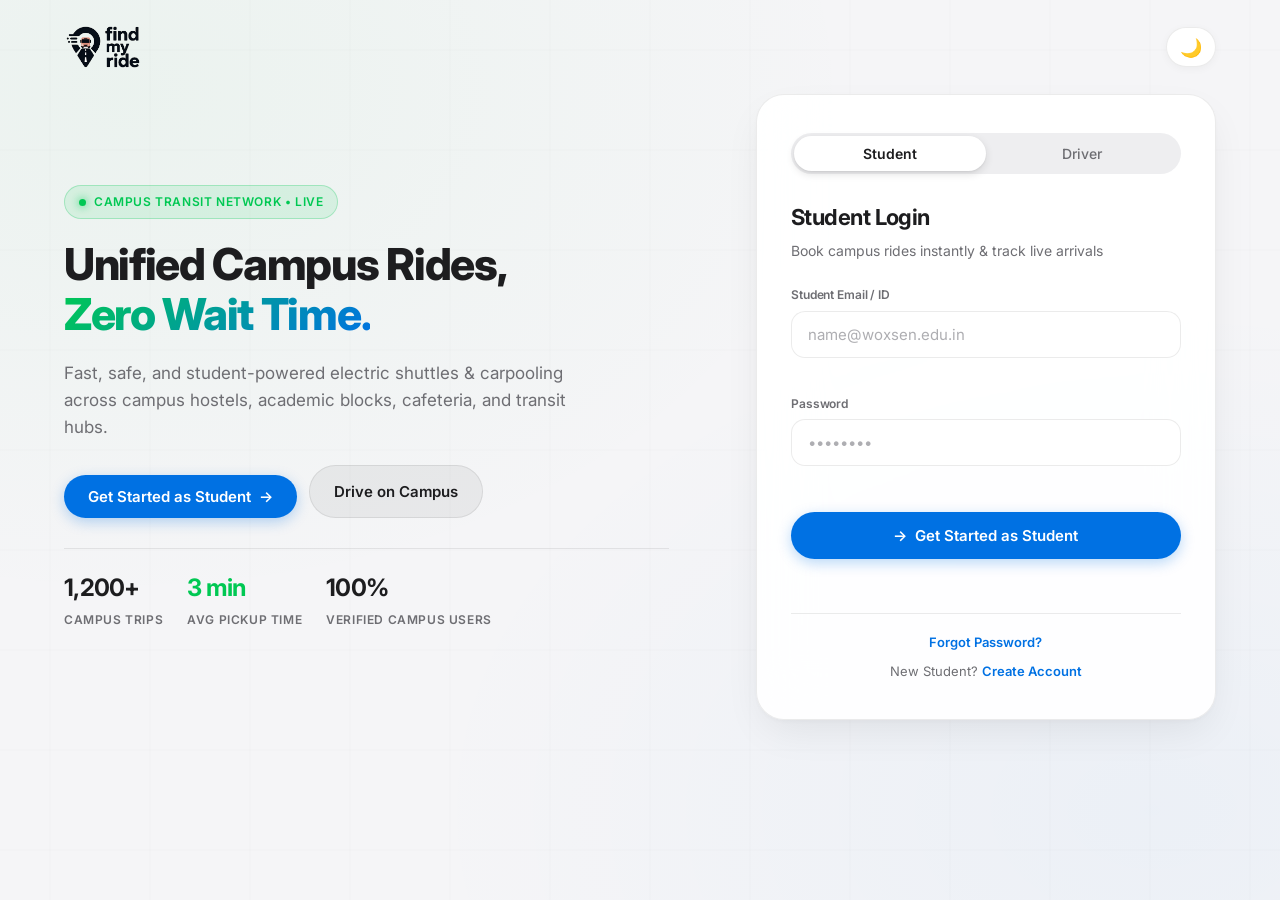
<file: frontend/index.html>
<!DOCTYPE html>
<html lang="en">

<head>
    <meta charset="UTF-8">
    <meta name="viewport" content="width=device-width, initial-scale=1.0">
    <title>Find My Ride — Fast, Safe Campus Mobility</title>
    <link rel="stylesheet" href="css/style.css?v=3.3.0">
    <link rel="icon" type="image/png" href="assets/logo-mark.png">
</head>

<body class="unified-portal-body">

    <!-- High-Contrast Night City Vector Map Overlay -->
    <div class="city-map-overlay"></div>

    <!-- BRAND LOGO HEADER (NO NAVBAR / NO TABS) -->
    <header class="portal-brand-header" style="width: 100%; max-width: 1200px; padding: 24px 24px 8px; display: flex; align-items: center; justify-content: space-between;">
        <a href="index.html" class="brand-logo" title="Find My Ride" style="display: inline-flex; align-items: center; text-decoration: none;">
            <img src="assets/logo.png" alt="Find My Ride" class="brand-logo-img">
        </a>
        <button type="button" class="theme-toggle-btn" onclick="toggleTheme()" title="Toggle Light / Dark Mode" id="themeToggleBtn">
            🌙
        </button>
    </header>

    <!-- MAIN INTERACTIVE CONTENT AREA: HERO CONTEXT BESIDE LOGIN CARD -->
    <main class="landing-content-area" style="width: 100%; max-width: 1200px; padding: 16px 24px 60px;">
        <div class="home-layout-grid">
            
            <!-- Left Column: Hero Context & Campus Metrics -->
            <div class="home-hero-content">
                <div class="hero-pill-badge">
                    <span class="dot-live"></span>
                    <span>Campus Transit Network • Live</span>
                </div>

                <h1>
                    Unified Campus Rides, <br>
                    <span class="gradient-text">Zero Wait Time.</span>
                </h1>

                <p class="hero-subtitle">
                    Fast, safe, and student-powered electric shuttles & carpooling across campus hostels, academic blocks, cafeteria, and transit hubs.
                </p>

                <div style="display: flex; gap: 12px; flex-wrap: wrap; margin-top: 4px;">
                    <button type="button" class="btn-rapido" style="width: auto; padding: 12px 24px;" onclick="focusLoginCard('student')">
                        <span>Get Started as Student</span>
                        <span>→</span>
                    </button>
                    <button type="button" class="btn secondary" style="padding: 12px 24px;" onclick="focusLoginCard('driver')">
                        <span>Drive on Campus</span>
                    </button>
                </div>

                <div class="hero-stats-row">
                    <div class="hero-stat-item">
                        <h3>1,200+</h3>
                        <p>Campus Trips</p>
                    </div>
                    <div class="hero-stat-item">
                        <h3>3 min</h3>
                        <p>Avg Pickup Time</p>
                    </div>
                    <div class="hero-stat-item">
                        <h3>100%</h3>
                        <p>Verified Campus Users</p>
                    </div>
                </div>
            </div>

            <!-- Right Column: Unified Student / Driver Login Card -->
            <div class="unified-auth-card" id="unifiedAuthCard">
                <!-- Segmented Role Controller (Student | Driver) -->
                <div class="segmented-control-wrapper" id="segmentedTrack">
                    <div class="pill-highlight" id="pillHighlight"></div>
                    <button type="button" class="role-btn active" id="btnRoleStudent" onclick="switchPortalRole('student')">
                        Student
                    </button>
                    <button type="button" class="role-btn" id="btnRoleDriver" onclick="switchPortalRole('driver')">
                        Driver
                    </button>
                </div>

                <!-- DYNAMIC CARD HEADER -->
                <div class="portal-card-header">
                    <h2 id="portalTitle" style="font-size: 22px; margin-bottom: 6px;">Student Login</h2>
                    <p id="portalSubtitle">Book campus rides instantly & track live arrivals</p>
                </div>

                <!-- DYNAMIC UNIFIED LOGIN FORM -->
                <form id="unifiedLoginForm">
                    <div class="form-group-uber">
                        <label for="loginUsername" id="userLabel">Student Email / ID</label>
                        <input type="text" id="loginUsername" class="input-uber" placeholder="name@woxsen.edu.in" required autocomplete="username">
                    </div>

                    <div class="form-group-uber">
                        <label for="loginPassword" id="passLabel">Password</label>
                        <input type="password" id="loginPassword" class="input-uber" placeholder="••••••••" required autocomplete="current-password">
                    </div>

                    <button type="submit" id="submitBtn" class="btn-rapido">
                        <span id="submitIcon">→</span>
                        <span id="submitBtnText">Get Started as Student</span>
                    </button>
                </form>

                <div id="portalMessage" class="form-status-msg"></div>

                <!-- FOOTER LINKS -->
                <div class="portal-card-footer">
                    <p style="margin-bottom: 8px;">
                        <a href="#" onclick="toast('Please contact campus admin to reset your credentials', 'info'); return false;">Forgot Password?</a>
                    </p>
                    <p id="signupLinkText">
                        New Student? <a href="register.html">Create Account</a>
                    </p>
                </div>
            </div>

        </div>
    </main>

    <!-- SCRIPTS -->
    <script src="js/config.js"></script>
    <script src="js/app.js"></script>
    <script src="js/auth.js"></script>

    <script>
        function focusLoginCard(role = 'student') {
            if (typeof switchPortalRole === 'function') {
                switchPortalRole(role);
            }
            const input = document.getElementById('loginUsername');
            if (input) {
                input.focus();
                input.scrollIntoView({ behavior: 'smooth', block: 'center' });
            }
        }
    </script>
</body>

</html>
</file>
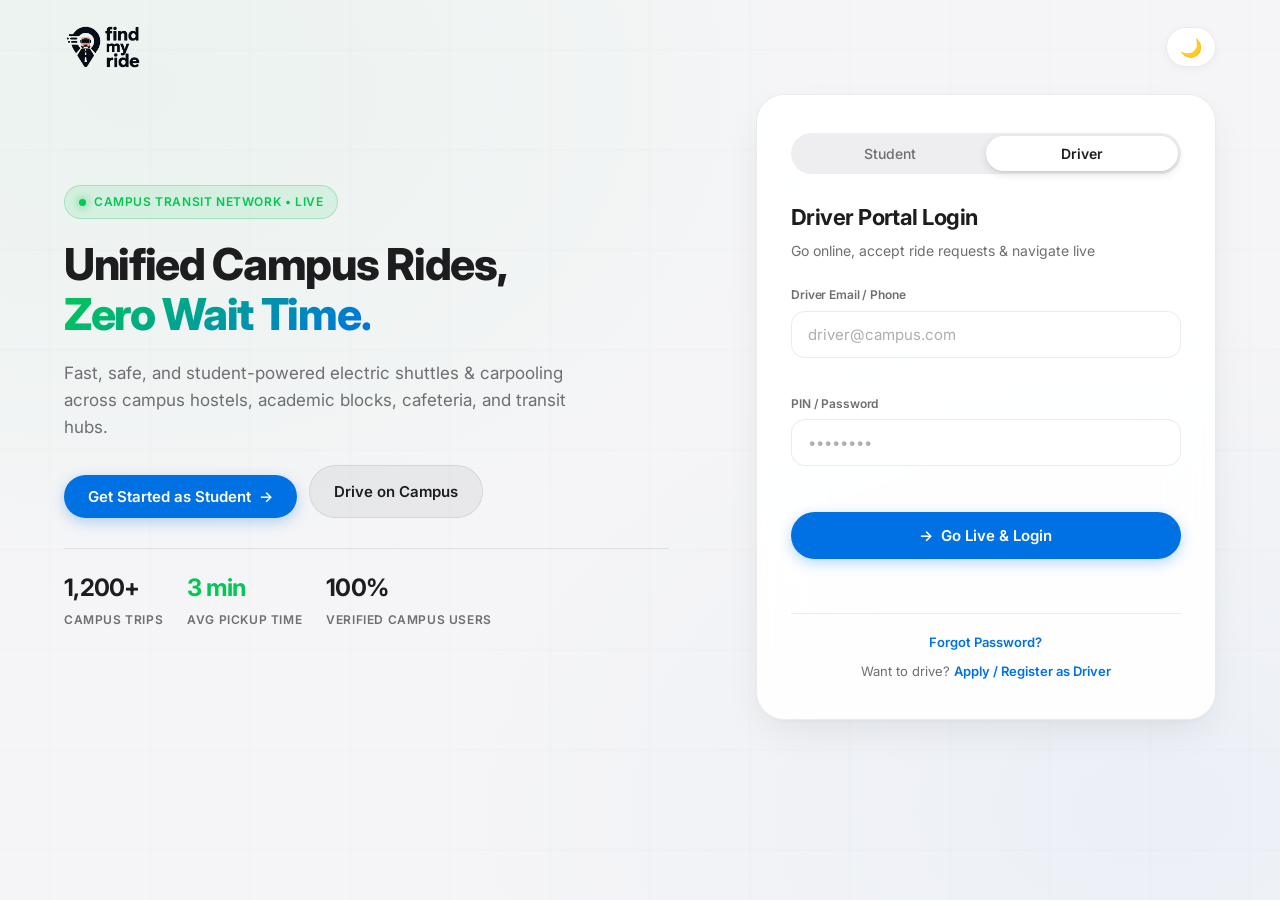
<file: frontend/driver-login.html>
<!DOCTYPE html>
<html lang="en">
<head>
    <meta charset="UTF-8">
    <meta http-equiv="refresh" content="0; url=index.html?role=driver">
    <script>window.location.href = "index.html?role=driver";</script>
    <title>Driver Login — Find My Ride</title>
</head>
<body>
    <p>Redirecting to <a href="index.html?role=driver">Unified Campus Portal...</a></p>
</body>
</html>
</file>
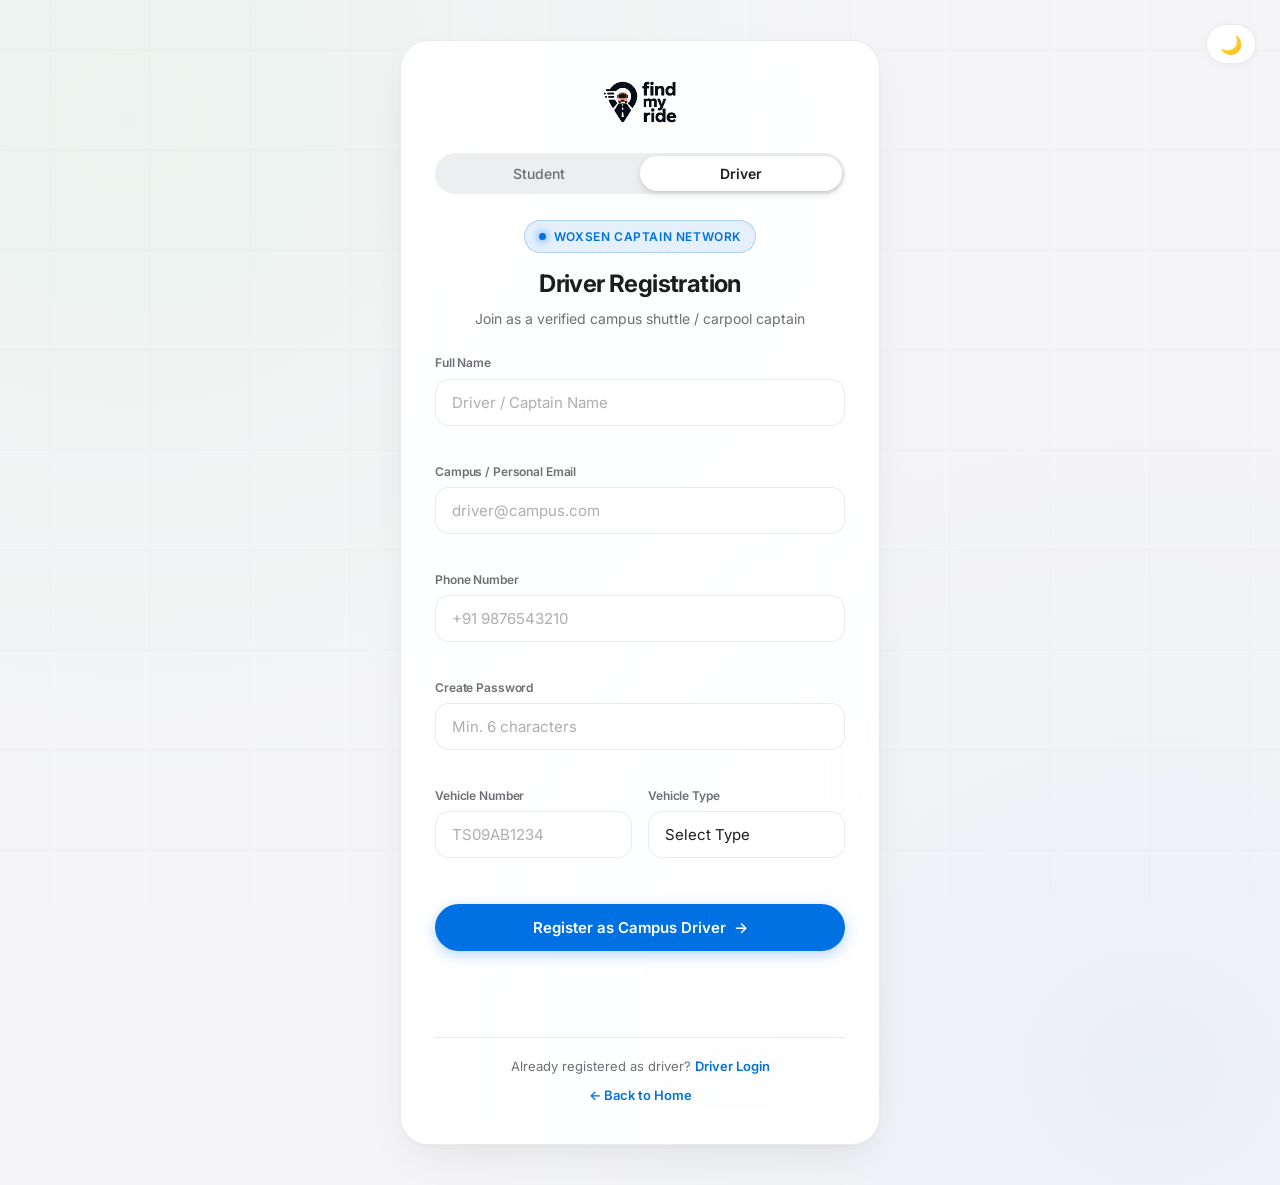
<file: frontend/driver-register.html>
<!DOCTYPE html>
<html lang="en">
<head>
    <meta charset="UTF-8">
    <meta http-equiv="refresh" content="0; url=register.html?role=driver">
    <script>window.location.href = "register.html?role=driver";</script>
    <title>Driver Registration — Find My Ride</title>
</head>
<body>
    <p>Redirecting to <a href="register.html?role=driver">Campus Registration Portal...</a></p>
</body>
</html>
</file>
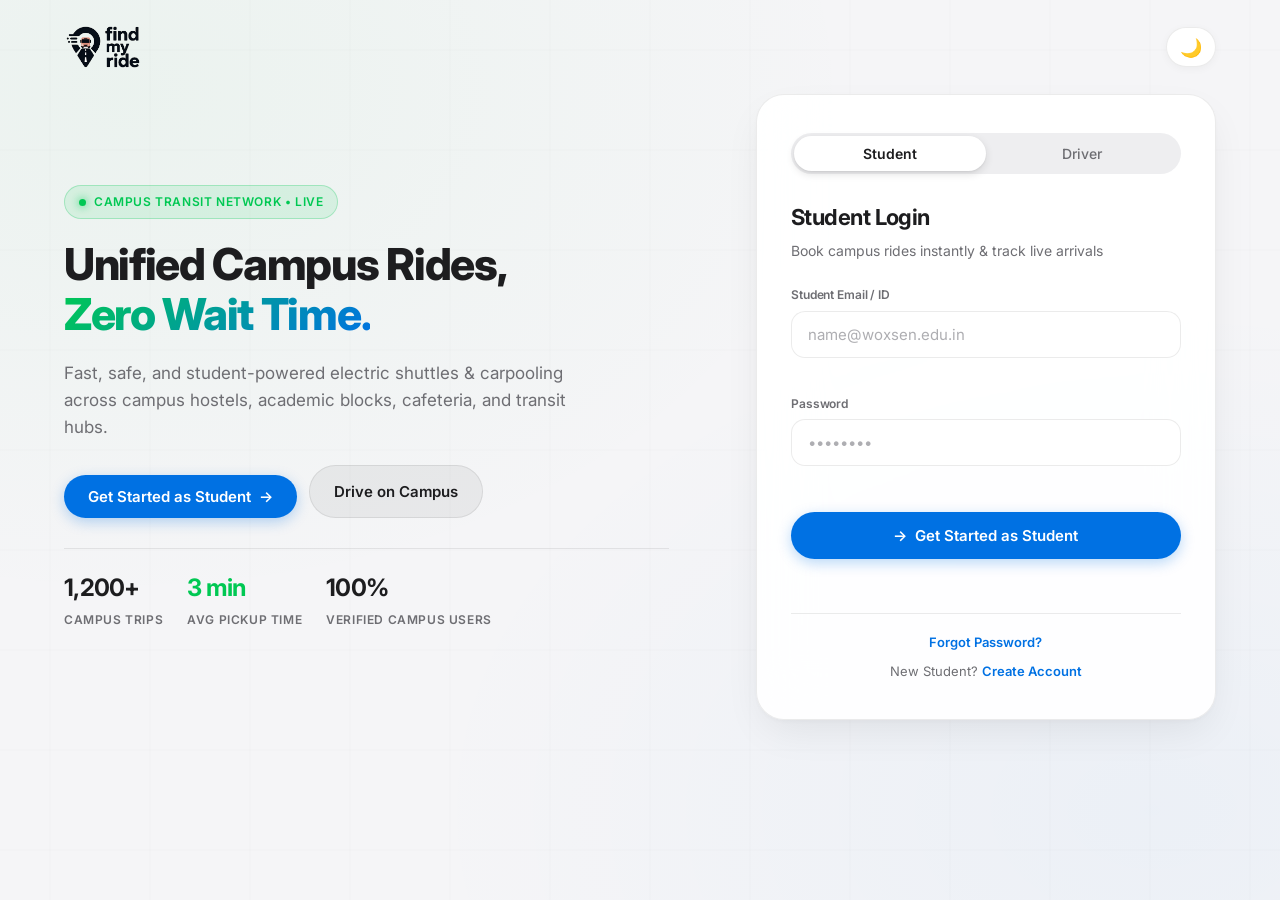
<file: frontend/login.html>
<!DOCTYPE html>
<html lang="en">
<head>
    <meta charset="UTF-8">
    <meta http-equiv="refresh" content="0; url=index.html?role=student">
    <script>window.location.href = "index.html?role=student";</script>
    <title>Student Login — Find My Ride</title>
</head>
<body>
    <p>Redirecting to <a href="index.html?role=student">Unified Campus Portal...</a></p>
</body>
</html>
</file>
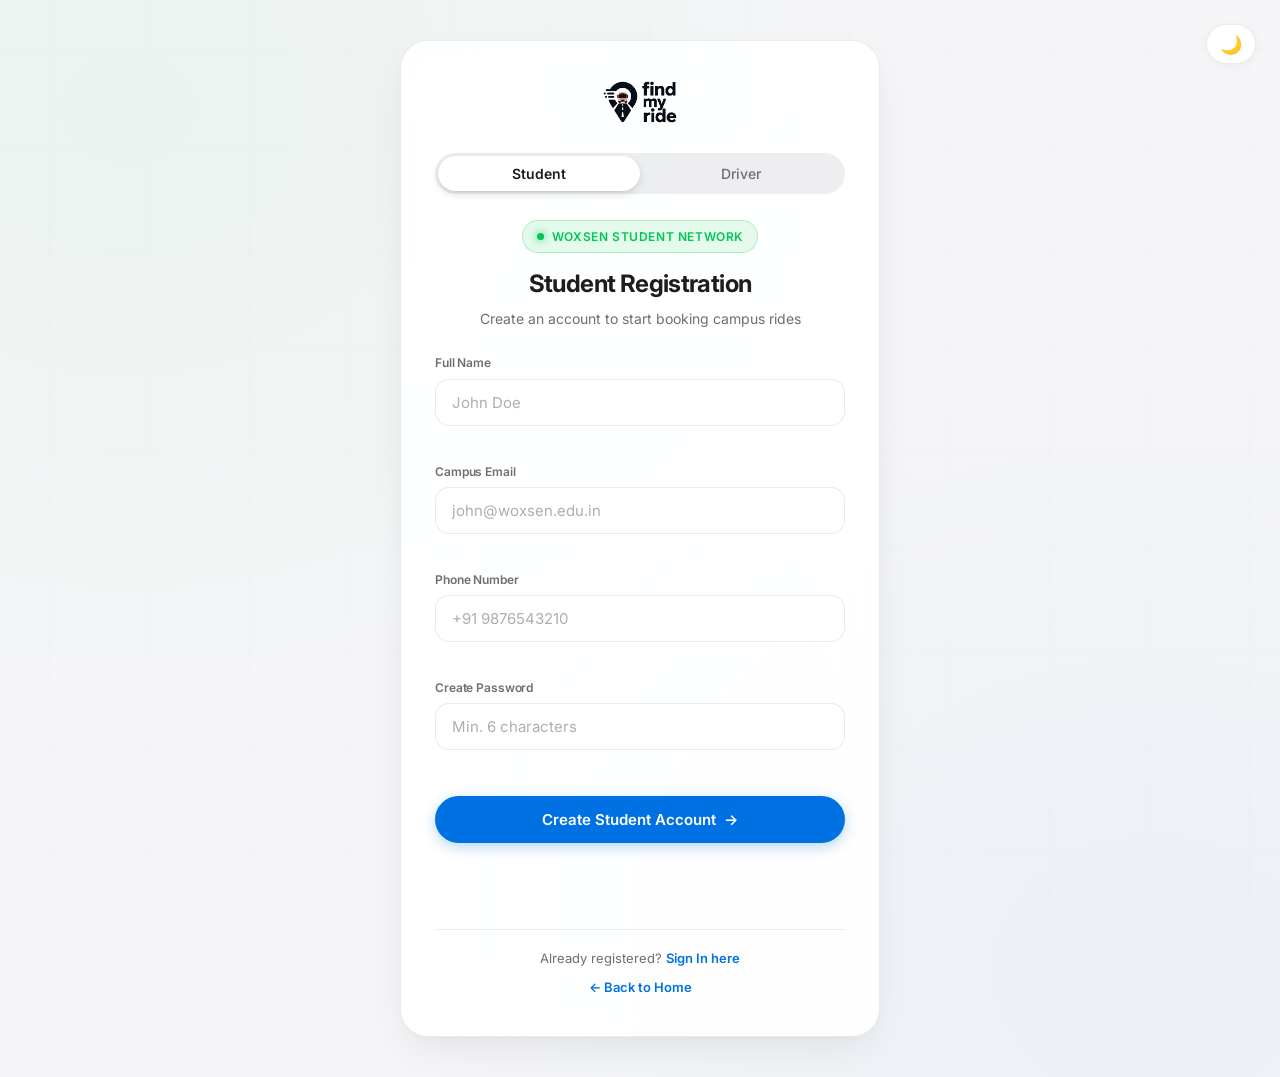
<file: frontend/register.html>
<!DOCTYPE html>
<html lang="en">

<head>
    <meta charset="UTF-8">
    <meta name="viewport" content="width=device-width, initial-scale=1.0">
    <title>Campus Registration — Find My Ride</title>
    <link rel="stylesheet" href="css/style.css?v=3.3.0">
    <link rel="icon" type="image/png" href="assets/logo-mark.png">
</head>

<body class="unified-portal-body">

    <!-- High-Contrast Night City Vector Map Overlay -->
    <div class="city-map-overlay"></div>

    <div style="position: absolute; top: 24px; right: 24px; z-index: 20;">
        <button type="button" class="theme-toggle-btn" onclick="toggleTheme()" title="Toggle Light / Dark Mode" id="themeToggleBtn">
            🌙
        </button>
    </div>

    <div class="auth-container">
        <div class="unified-auth-card auth-page-card" style="max-width: 480px;">

            <div style="text-align: center; margin-bottom: 20px;">
                <a href="index.html" title="Back to Home" style="display: inline-block;">
                    <img src="assets/logo.png" alt="Find My Ride" class="brand-logo-img" style="margin: 0 auto;">
                </a>
            </div>

            <!-- Segmented Role Controller (Student | Driver) -->
            <div class="segmented-control-wrapper" id="regSegmentedTrack">
                <div class="pill-highlight" id="regPillHighlight"></div>
                <button type="button" class="role-btn active" id="btnRegStudent" onclick="switchRegisterRole('student')">
                    Student
                </button>
                <button type="button" class="role-btn" id="btnRegDriver" onclick="switchRegisterRole('driver')">
                    Driver
                </button>
            </div>

            <div class="portal-card-header" style="text-align: center;">
                <div class="hero-pill-badge" id="regBadgeEl" style="margin: 0 auto 12px; display: inline-flex;">
                    <span class="dot-live" id="regBadgeDot"></span>
                    <span id="regBadgeText">Woxsen Student Network</span>
                </div>
                <h2 id="regTitle">Student Registration</h2>
                <p id="regSubtitle">Create an account to start booking campus rides</p>
            </div>

            <!-- STUDENT REGISTRATION FORM -->
            <form id="studentRegisterForm">
                <div class="form-group-uber">
                    <label for="name">Full Name</label>
                    <input type="text" id="name" class="input-uber" placeholder="John Doe" required autocomplete="name">
                </div>

                <div class="form-group-uber">
                    <label for="email">Campus Email</label>
                    <input type="email" id="email" class="input-uber" placeholder="john@woxsen.edu.in" required autocomplete="email">
                </div>

                <div class="form-group-uber">
                    <label for="phone">Phone Number</label>
                    <input type="tel" id="phone" class="input-uber" placeholder="+91 9876543210" required autocomplete="tel">
                </div>

                <div class="form-group-uber">
                    <label for="password">Create Password</label>
                    <input type="password" id="password" class="input-uber" placeholder="Min. 6 characters" required autocomplete="new-password">
                </div>

                <button type="submit" class="btn-rapido">
                    <span>Create Student Account</span>
                    <span>→</span>
                </button>
            </form>

            <!-- DRIVER REGISTRATION FORM -->
            <form id="driverRegisterForm" style="display: none;">
                <div class="form-group-uber">
                    <label for="driverName">Full Name</label>
                    <input type="text" id="driverName" class="input-uber" placeholder="Driver / Captain Name" required autocomplete="name">
                </div>

                <div class="form-group-uber">
                    <label for="driverEmail">Campus / Personal Email</label>
                    <input type="email" id="driverEmail" class="input-uber" placeholder="driver@campus.com" required autocomplete="email">
                </div>

                <div class="form-group-uber">
                    <label for="driverPhone">Phone Number</label>
                    <input type="tel" id="driverPhone" class="input-uber" placeholder="+91 9876543210" required autocomplete="tel">
                </div>

                <div class="form-group-uber">
                    <label for="driverPassword">Create Password</label>
                    <input type="password" id="driverPassword" class="input-uber" placeholder="Min. 6 characters" required autocomplete="new-password">
                </div>

                <div class="input-row">
                    <div class="form-group-uber">
                        <label for="vehicleNumber">Vehicle Number</label>
                        <input type="text" id="vehicleNumber" class="input-uber" placeholder="TS09AB1234" required>
                    </div>

                    <div class="form-group-uber">
                        <label for="vehicleType">Vehicle Type</label>
                        <select id="vehicleType" class="input-uber" required>
                            <option value="">Select Type</option>
                            <option value="Car">Electric Shuttle / Car</option>
                            <option value="Auto / Rickshaw">Auto / Rickshaw</option>
                            <option value="Bike / Scooter">Bike / Scooter</option>
                            <option value="Cab / SUV">Cab / SUV</option>
                        </select>
                    </div>
                </div>

                <button type="submit" class="btn-rapido">
                    <span>Register as Campus Driver</span>
                    <span>→</span>
                </button>
            </form>

            <div id="message" class="form-status-msg"></div>
            <div id="driverMessage" class="form-status-msg"></div>

            <div class="portal-card-footer">
                <p id="regLoginLink">Already registered? <a href="index.html?role=student">Sign In here</a></p>
                <p style="margin-top: 8px;"><a href="index.html">← Back to Home</a></p>
            </div>

        </div>
    </div>

    <script src="js/config.js"></script>
    <script src="js/app.js"></script>
    <script src="js/auth.js"></script>

</body>

</html>
</file>
<file: frontend/css/style.css>
@import url('https://fonts.googleapis.com/css2?family=Inter:wght@400;500;600;700;800&display=swap');

:root,
[data-theme="light"] {
    /* Apple Cupertino Light Canvas & Surfaces */
    --apple-canvas: #F5F5F7;
    --bg-primary: #F5F5F7;
    --bg-secondary: #FFFFFF;
    --bg-card: #FFFFFF;
    --bg-card-hover: #FBFBFD;
    --bg-input: #FFFFFF;

    /* Apple Frosted Glass */
    --glass-bg: rgba(255, 255, 255, 0.85);
    --glass-border: rgba(0, 0, 0, 0.08);

    /* Apple Borders */
    --border-color: rgba(0, 0, 0, 0.08);
    --border-highlight: rgba(0, 0, 0, 0.16);

    /* Apple Cupertino System Accents */
    --accent-primary: #00C853; /* Apple System Green / Campus Vivid Green */
    --accent-primary-hover: #00B248;
    --accent-ink: #FFFFFF;
    --apple-blue: #0071E3;
    --apple-blue-hover: #0077ED;
    --apple-green: #34C759;
    --apple-red: #FF3B30;
    --apple-orange: #FF9500;

    /* Statuses */
    --status-pending: #8E8E93;
    --status-accepted: #34C759;
    --status-completed: #34C759;
    --status-cancelled: #FF3B30;

    /* Apple Typography Hierarchy */
    --text-main: #1D1D1F;
    --text-muted: #6E6E73;
    --text-dim: #86868B;
    --text-placeholder: #AEAEB2;

    --font-heading: -apple-system, BlinkMacSystemFont, "SF Pro Display", "SF Pro Text", "Helvetica Neue", "Inter", sans-serif;
    --font-body: -apple-system, BlinkMacSystemFont, "SF Pro Text", "SF Pro Display", "Helvetica Neue", "Inter", sans-serif;

    /* Apple Radii */
    --radius-sm: 10px;
    --radius-md: 14px;
    --radius-lg: 20px;
    --radius-xl: 26px;
    --radius-full: 9999px;

    /* Apple Soft Ambient Shadows */
    --shadow-card: 0 4px 20px rgba(0, 0, 0, 0.04), 0 1px 3px rgba(0, 0, 0, 0.02);
    --shadow-floating: 0 16px 40px -8px rgba(0, 0, 0, 0.08), 0 2px 6px -1px rgba(0, 0, 0, 0.04);
    --backdrop-blur: blur(20px) saturate(180%);

    --map-tile-filter: saturate(0.9) contrast(1.02);
    --segmented-track-bg: rgba(118, 118, 128, 0.12);
    --segmented-pill-bg: #FFFFFF;
    --segmented-text-active: #1D1D1F;
    --auth-card-bg: rgba(255, 255, 255, 0.92);
}

[data-theme="dark"] {
    /* Apple Cupertino Dark Canvas & Surfaces (OLED Pro) */
    --apple-canvas: #000000;
    --bg-primary: #0A0A0C;
    --bg-secondary: #161618;
    --bg-card: #1C1C1E;
    --bg-card-hover: #252528;
    --bg-input: #1C1C1E;

    /* Apple Frosted Glass (Dark) */
    --glass-bg: rgba(24, 24, 26, 0.85);
    --glass-border: rgba(255, 255, 255, 0.12);

    /* Apple Borders (Dark) */
    --border-color: rgba(255, 255, 255, 0.12);
    --border-highlight: rgba(255, 255, 255, 0.22);

    /* Apple Cupertino System Accents (Dark) */
    --accent-primary: #30D158;
    --accent-primary-hover: #28B84C;
    --accent-ink: #000000;
    --apple-blue: #0A84FF;
    --apple-blue-hover: #409CFF;
    --apple-green: #30D158;
    --apple-red: #FF453A;
    --apple-orange: #FF9F0A;

    /* Statuses (Dark) */
    --status-pending: #98989D;
    --status-accepted: #30D158;
    --status-completed: #30D158;
    --status-cancelled: #FF453A;

    /* Apple Typography Hierarchy (Dark) */
    --text-main: #F5F5F7;
    --text-muted: #A1A1A6;
    --text-dim: #636366;
    --text-placeholder: #48484A;

    /* Apple Soft Ambient Shadows (Dark) */
    --shadow-card: 0 4px 24px rgba(0, 0, 0, 0.5), 0 1px 3px rgba(0, 0, 0, 0.3);
    --shadow-floating: 0 20px 48px -10px rgba(0, 0, 0, 0.7), 0 0 0 1px rgba(255, 255, 255, 0.1);
    --backdrop-blur: blur(20px) saturate(180%);

    --map-tile-filter: brightness(0.65) invert(1) contrast(3) hue-rotate(200deg) saturate(0.35);
    --segmented-track-bg: rgba(118, 118, 128, 0.28);
    --segmented-pill-bg: #2C2C2E;
    --segmented-text-active: #FFFFFF;
    --auth-card-bg: rgba(28, 28, 30, 0.92);
}

* {
    box-sizing: border-box;
    margin: 0;
    padding: 0;
}

body {
    font-family: var(--font-body);
    background-color: var(--bg-primary);
    color: var(--text-main);
    min-height: 100vh;
    line-height: 1.6;
    overflow-x: hidden;
    -webkit-font-smoothing: antialiased;
    transition: background-color 0.25s ease, color 0.25s ease;
}

::-webkit-scrollbar {
    width: 6px;
    height: 6px;
}

::-webkit-scrollbar-track {
    background: var(--bg-primary);
}

::-webkit-scrollbar-thumb {
    background: #D2D2D7;
    border-radius: var(--radius-full);
}

::-webkit-scrollbar-thumb:hover {
    background: var(--text-muted);
}

h1, h2, h3, h4, h5, h6 {
    font-family: var(--font-heading);
    font-weight: 700;
    letter-spacing: -0.025em;
    color: var(--text-main);
}

button, input, select, textarea {
    font-family: var(--font-body);
    -webkit-font-smoothing: antialiased;
    -moz-osx-font-smoothing: grayscale;
}

a {
    color: var(--apple-blue);
    text-decoration: none;
}

*:focus-visible {
    outline: 2px solid var(--apple-blue);
    outline-offset: 2px;
}

.theme-toggle-btn {
    background: var(--bg-secondary);
    border: 1px solid var(--border-color);
    color: var(--text-main);
    width: 40px;
    height: 40px;
    border-radius: var(--radius-full);
    display: inline-flex;
    align-items: center;
    justify-content: center;
    cursor: pointer;
    font-size: 18px;
    transition: all 0.25s cubic-bezier(0.16, 1, 0.3, 1);
    box-shadow: 0 2px 8px rgba(0, 0, 0, 0.04);
}

.theme-toggle-btn:hover {
    background: var(--bg-card-hover);
    border-color: var(--border-highlight);
    transform: scale(1.06);
}

.theme-toggle-btn:active {
    transform: scale(0.94);
}

.navbar {
    width: 100%;
    padding: 16px 40px;
    background: var(--glass-bg);
    backdrop-filter: var(--backdrop-blur);
    -webkit-backdrop-filter: var(--backdrop-blur);
    border-bottom: 1px solid var(--border-color);
    position: sticky;
    top: 0;
    z-index: 1000;
    display: flex;
    justify-content: space-between;
    align-items: center;
    transition: background-color 0.25s ease, border-color 0.25s ease;
}

.navbar .logo,
.navbar .brand {
    display: inline-flex;
    align-items: center;
    gap: 12px;
    font-family: var(--font-heading);
    font-size: 20px;
    font-weight: 800;
    color: var(--text-main);
    letter-spacing: -0.03em;
    cursor: pointer;
    text-decoration: none;
}

.brand-logo-img {
    height: 46px;
    width: auto;
    max-height: 48px;
    object-fit: contain;
    display: block;
    transition: transform 0.2s cubic-bezier(0.16, 1, 0.3, 1);
}

.nav-logo-img {
    height: 36px;
    width: auto;
    max-height: 40px;
    object-fit: contain;
    display: block;
    transition: transform 0.2s cubic-bezier(0.16, 1, 0.3, 1);
}

.portal-brand-header .brand-logo:hover .brand-logo-img,
.navbar .logo:hover .nav-logo-img {
    transform: scale(1.03);
}

.nav-actions {
    display: flex;
    align-items: center;
    gap: 16px;
}

.user-badge {
    background: var(--bg-secondary);
    border: 1px solid var(--border-color);
    padding: 8px 16px;
    border-radius: var(--radius-full);
    font-size: 13px;
    font-weight: 500;
    color: var(--text-muted);
}

.user-badge strong {
    color: var(--text-main);
}

.container {
    width: 92%;
    max-width: 1200px;
    margin: 36px auto 64px;
}

.dashboard-container {
    width: 94%;
    max-width: 1280px;
    margin: 36px auto 64px;
}

.dashboard-header {
    display: flex;
    justify-content: space-between;
    align-items: center;
    margin-bottom: 32px;
    flex-wrap: wrap;
    gap: 20px;
}

.dashboard-card,
.portal-card,
.auth-card {
    background: var(--bg-card);
    border: 1px solid var(--border-color);
    border-radius: var(--radius-lg);
    padding: 32px;
    margin-bottom: 24px;
    box-shadow: var(--shadow-card);
    transition: all 0.25s cubic-bezier(0.25, 1, 0.5, 1);
}

.dashboard-card:hover,
.portal-card:hover {
    border-color: var(--border-highlight);
    box-shadow: var(--shadow-floating);
}

.section-header {
    display: flex;
    justify-content: space-between;
    align-items: center;
    margin-bottom: 20px;
    gap: 16px;
    flex-wrap: wrap;
}

.section-header h2 {
    font-size: 20px;
    font-weight: 700;
    color: var(--text-main);
}

.section-header .subtitle {
    font-size: 14px;
    color: var(--text-muted);
    font-weight: 400;
}

form {
    display: flex;
    flex-direction: column;
    gap: 18px;
    text-align: left;
}

.form-group {
    display: flex;
    flex-direction: column;
    gap: 8px;
}

label {
    font-size: 13px;
    font-weight: 500;
    color: var(--text-muted);
}

input,
select,
textarea {
    width: 100%;
    padding: 14px 16px;
    background: var(--bg-primary);
    border: 1px solid var(--border-color);
    border-radius: var(--radius-sm);
    font-family: var(--font-body);
    font-size: 15px;
    font-weight: 400;
    color: var(--text-main);
    transition: border-color 0.2s ease;
}

input:focus,
select:focus,
textarea:focus {
    outline: none;
    border-color: var(--accent-primary);
}

select {
    cursor: pointer;
    appearance: none;
    background-image: url("data:image/svg+xml,%3Csvg xmlns='http://www.w3.org/2000/svg' fill='none' viewBox='0 0 24 24' stroke='%238a8a8f'%3E%3Cpath stroke-linecap='round' stroke-linejoin='round' stroke-width='2' d='M19 9l-7 7-7-7'%3E%3C/path%3E%3C/svg%3E");
    background-repeat: no-repeat;
    background-position: right 14px center;
    background-size: 18px;
    padding-right: 40px;
}

select option {
    background-color: var(--bg-secondary);
    color: var(--text-main);
}

textarea {
    resize: vertical;
    min-height: 90px;
}

.input-row {
    display: grid;
    grid-template-columns: 1fr 1fr;
    gap: 16px;
}

button,
.btn {
    display: inline-flex;
    align-items: center;
    justify-content: center;
    gap: 10px;
    padding: 14px 24px;
    border: none;
    border-radius: var(--radius-sm);
    font-family: var(--font-body);
    font-size: 15px;
    font-weight: 700;
    cursor: pointer;
    background: var(--accent-primary);
    color: var(--accent-ink);
    transition: opacity 0.15s ease;
    text-decoration: none;
}

button:hover,
.btn:hover {
    opacity: 0.9;
}

button.primary,
.btn.primary,
.btn-rapido {
    background: var(--accent-primary);
    color: var(--accent-ink);
    border: none;
    font-weight: 700;
}

button.secondary,
.btn.secondary {
    background: transparent;
    color: var(--text-main);
    border: 1px solid var(--border-color);
}

button.secondary:hover,
.btn.secondary:hover {
    background: var(--bg-card-hover);
    border-color: var(--border-highlight);
}

button.danger,
.btn.danger {
    background: transparent;
    color: var(--apple-red);
    border: 1px solid rgba(255, 59, 48, 0.25);
}

button.danger:hover,
.btn.danger:hover {
    background: rgba(255, 59, 48, 0.08);
}

button.success,
.btn.success {
    background: var(--accent-primary);
    color: var(--accent-ink);
}

.small-button,
button.small-button {
    padding: 8px 16px;
    font-size: 13px;
    border-radius: var(--radius-sm);
}

.button-row {
    display: flex;
    gap: 12px;
    flex-wrap: wrap;
}

.preset-section {
    margin: 16px 0 20px;
}

.location-presets {
    display: flex;
    flex-wrap: wrap;
    gap: 8px;
}

.preset-btn {
    padding: 8px 16px;
    background: var(--bg-primary);
    border: 1px solid var(--border-color);
    border-radius: var(--radius-full);
    font-size: 13px;
    font-weight: 500;
    color: var(--text-muted);
    cursor: pointer;
    transition: border-color 0.2s ease, color 0.2s ease;
}

.preset-btn:hover {
    border-color: var(--border-highlight);
    color: var(--text-main);
}

.preset-btn.active {
    background: var(--text-main);
    color: var(--bg-primary);
    border-color: var(--text-main);
}

.map-wrapper {
    position: relative;
    border-radius: var(--radius-md);
    overflow: hidden;
    border: 1px solid var(--border-color);
    margin-top: 16px;
}

#leafletMap,
#driverMap,
#bookingMap,
#activeRideMap {
    width: 100%;
    height: 360px;
    background: var(--bg-secondary);
    z-index: 1;
}

.leaflet-tile-pane {
    filter: var(--map-tile-filter);
    transition: filter 0.3s ease;
}

.map-overlay-info {
    position: absolute;
    bottom: 12px;
    left: 12px;
    right: 12px;
    z-index: 1000;
    background: var(--glass-bg);
    backdrop-filter: var(--backdrop-blur);
    -webkit-backdrop-filter: var(--backdrop-blur);
    border: 1px solid var(--border-color);
    padding: 12px 18px;
    border-radius: var(--radius-sm);
    display: flex;
    justify-content: space-between;
    align-items: center;
    font-size: 13px;
    color: var(--text-muted);
    box-shadow: var(--shadow-card);
}

.map-overlay-info strong {
    color: var(--text-main);
}

.status-badge {
    display: inline-flex;
    align-items: center;
    padding: 6px 14px;
    border-radius: var(--radius-full);
    font-size: 12px;
    font-weight: 600;
    letter-spacing: 0.03em;
    border: 1px solid var(--border-color);
    color: var(--text-muted);
    background: var(--bg-primary);
}

.badge-pending {
    color: var(--apple-orange);
    border-color: rgba(255, 149, 0, 0.25);
    background: rgba(255, 149, 0, 0.08);
}

.badge-accepted,
.badge-started {
    color: var(--apple-green);
    border-color: rgba(52, 199, 89, 0.25);
    background: rgba(52, 199, 89, 0.08);
}

.badge-completed {
    color: var(--apple-green);
    border-color: rgba(52, 199, 89, 0.25);
    background: rgba(52, 199, 89, 0.08);
}

.badge-cancelled {
    color: var(--apple-red);
    border-color: rgba(255, 59, 48, 0.25);
    background: rgba(255, 59, 48, 0.08);
}

.ride-card {
    background: var(--bg-card);
    border: 1px solid var(--border-color);
    border-radius: var(--radius-lg);
    padding: 24px;
    margin-top: 16px;
    box-shadow: var(--shadow-card);
    transition: all 0.25s cubic-bezier(0.25, 1, 0.5, 1);
}

.ride-card:hover {
    border-color: var(--border-highlight);
    box-shadow: var(--shadow-floating);
}

.ride-card.active-ride-card {
    border-color: var(--apple-blue);
    box-shadow: 0 0 0 1px var(--apple-blue), var(--shadow-card);
}

.ride-header {
    display: flex;
    justify-content: space-between;
    align-items: center;
    margin-bottom: 16px;
    padding-bottom: 14px;
    border-bottom: 1px solid var(--border-color);
}

.ride-header h3 {
    font-size: 18px;
    font-weight: 700;
}

.route-flow {
    display: flex;
    flex-direction: column;
    gap: 14px;
    margin: 16px 0;
}

.route-step {
    display: flex;
    align-items: center;
    gap: 12px;
}

.route-label {
    font-size: 12px;
    font-weight: 600;
    color: var(--text-muted);
    min-width: 90px;
    text-transform: uppercase;
    letter-spacing: 0.04em;
}

.route-details strong {
    font-size: 15px;
    color: var(--text-main);
    font-weight: 600;
}

.driver-info-box {
    background: var(--bg-primary);
    border: 1px solid var(--border-color);
    border-radius: var(--radius-sm);
    padding: 18px;
    margin-top: 16px;
    display: grid;
    grid-template-columns: repeat(auto-fit, minmax(180px, 1fr));
    gap: 14px;
}

.driver-info-box p {
    font-size: 14px;
    color: var(--text-muted);
}

.driver-info-box strong {
    color: var(--text-main);
    display: block;
    font-size: 12px;
    text-transform: uppercase;
    letter-spacing: 0.03em;
    margin-bottom: 2px;
}

.empty-state {
    text-align: center;
    padding: 48px 24px;
    color: var(--text-muted);
}

.empty-state h3 {
    font-size: 18px;
    color: var(--text-main);
    margin-bottom: 8px;
}

.filter-row {
    display: flex;
    gap: 12px;
    margin-bottom: 24px;
    flex-wrap: wrap;
}

.filter-row select,
.filter-row input {
    flex: 1;
    min-width: 160px;
}

.profile-grid {
    display: grid;
    grid-template-columns: repeat(auto-fit, minmax(200px, 1fr));
    gap: 16px;
}

.profile-stat {
    background: var(--bg-primary);
    border: 1px solid var(--border-color);
    padding: 16px 20px;
    border-radius: var(--radius-sm);
}

.profile-stat strong {
    font-size: 12px;
    color: var(--text-muted);
    display: block;
    text-transform: uppercase;
    letter-spacing: 0.03em;
    margin-bottom: 4px;
}

.profile-stat p {
    font-size: 16px;
    font-weight: 600;
    color: var(--text-main);
}

.switch-label {
    display: inline-flex;
    align-items: center;
    gap: 14px;
    cursor: pointer;
    font-weight: 600;
    font-size: 15px;
}

.switch {
    position: relative;
    display: inline-block;
    width: 50px;
    height: 30px;
}

.switch input {
    opacity: 0;
    width: 0;
    height: 0;
}

.slider {
    position: absolute;
    cursor: pointer;
    top: 0;
    left: 0;
    right: 0;
    bottom: 0;
    background-color: #E5E5EA;
    transition: 0.28s cubic-bezier(0.4, 0, 0.2, 1);
    border-radius: 30px;
    border: 1px solid rgba(0, 0, 0, 0.04);
}

.slider:before {
    position: absolute;
    content: "";
    height: 24px;
    width: 24px;
    left: 3px;
    bottom: 2px;
    background-color: #FFFFFF;
    transition: 0.28s cubic-bezier(0.4, 0, 0.2, 1);
    border-radius: 50%;
    box-shadow: 0 3px 8px rgba(0, 0, 0, 0.15), 0 1px 1px rgba(0, 0, 0, 0.06);
}

input:checked + .slider {
    background-color: #34C759;
    border-color: #34C759;
}

input:checked + .slider:before {
    transform: translateX(20px);
    background-color: #FFFFFF;
}

.toast-stack {
    position: fixed;
    bottom: 24px;
    right: 24px;
    z-index: 9999;
    display: flex;
    flex-direction: column;
    gap: 10px;
    pointer-events: none;
}

.toast {
    background: var(--bg-secondary);
    border: 1px solid var(--border-color);
    padding: 14px 20px;
    border-radius: var(--radius-sm);
    color: var(--text-main);
    font-size: 14px;
    font-weight: 500;
    display: flex;
    align-items: center;
    gap: 12px;
    min-width: 280px;
    max-width: 420px;
    pointer-events: auto;
}

.toast-dot {
    width: 8px;
    height: 8px;
    border-radius: 50%;
    background: var(--text-muted);
}

.toast-dot.success {
    background: var(--accent-primary);
}

.toast-dot.error {
    background: var(--status-cancelled);
}

.unified-portal-body {
    background-color: var(--apple-canvas);
    background-image: 
        radial-gradient(at 10% 10%, rgba(52, 199, 89, 0.05) 0px, transparent 45%),
        radial-gradient(at 90% 90%, rgba(0, 113, 227, 0.04) 0px, transparent 45%);
    min-height: 100vh;
    display: flex;
    flex-direction: column;
    justify-content: flex-start;
    align-items: center;
    position: relative;
    overflow-x: hidden;
    font-family: var(--font-body);
}

.city-map-overlay {
    position: fixed;
    top: 0;
    left: 0;
    width: 100vw;
    height: 100vh;
    background-image: url("data:image/svg+xml,%3Csvg xmlns='http://www.w3.org/2000/svg' width='100' height='100' viewBox='0 0 100 100'%3E%3Cpath d='M0 50h100M50 0v100' stroke='%231D1D1F' stroke-opacity='0.02' stroke-width='1' fill='none'/%3E%3C/svg%3E");
    background-size: 100px 100px;
    z-index: 1;
    pointer-events: none;
}

.portal-brand-header {
    position: relative;
    z-index: 10;
    width: 100%;
    max-width: 1200px;
    padding: 32px 24px 16px;
    display: flex;
    align-items: center;
    justify-content: flex-start;
}

.portal-brand-header .brand-logo {
    display: inline-flex;
    align-items: center;
    text-decoration: none;
}

.landing-content-area {
    position: relative;
    z-index: 10;
    width: 100%;
    max-width: 1200px;
    padding: 24px 24px 80px;
    margin: 0 auto;
}

.home-layout-grid {
    display: grid;
    grid-template-columns: 1.1fr 0.9fr;
    gap: 48px;
    align-items: center;
}

/* Left Column: Hero Context & Apple Typography */
.home-hero-content {
    display: flex;
    flex-direction: column;
    gap: 22px;
}

.hero-pill-badge {
    display: inline-flex;
    align-items: center;
    gap: 8px;
    align-self: flex-start;
    padding: 6px 14px;
    background: rgba(52, 199, 89, 0.12);
    border: 1px solid rgba(52, 199, 89, 0.25);
    border-radius: var(--radius-full);
    font-size: 12px;
    font-weight: 700;
    text-transform: uppercase;
    letter-spacing: 0.05em;
    color: #248A3D;
}

.hero-pill-badge .dot-live {
    width: 8px;
    height: 8px;
    border-radius: 50%;
    background: #34C759;
    box-shadow: 0 0 8px rgba(52, 199, 89, 0.6);
    animation: applePulse 2s infinite ease-in-out;
}

@keyframes applePulse {
    0% { transform: scale(0.95); opacity: 0.8; }
    50% { transform: scale(1.15); opacity: 1; }
    100% { transform: scale(0.95); opacity: 0.8; }
}

.home-hero-content h1 {
    font-family: var(--font-heading);
    font-size: clamp(34px, 4.8vw, 56px);
    font-weight: 800;
    line-height: 1.1;
    letter-spacing: -0.03em;
    color: #1D1D1F;
    margin: 0;
}

.home-hero-content h1 .gradient-text {
    background: linear-gradient(135deg, #00C853 0%, #0071E3 100%);
    -webkit-background-clip: text;
    -webkit-text-fill-color: transparent;
    display: inline;
}

.hero-subtitle {
    font-family: var(--font-body);
    font-size: clamp(16px, 1.2vw, 18px);
    font-weight: 400;
    line-height: 1.6;
    color: #6E6E73;
    max-width: 520px;
    margin: 0;
}

.hero-stats-row {
    display: grid;
    grid-template-columns: repeat(3, 1fr);
    gap: 16px;
    padding-top: 18px;
    border-top: 1px solid rgba(0, 0, 0, 0.08);
    margin-top: 8px;
}

.hero-stat-item h3 {
    font-family: var(--font-heading);
    font-size: 28px;
    font-weight: 800;
    letter-spacing: -0.03em;
    color: #1D1D1F;
    margin: 0 0 2px 0;
}

.hero-stat-item:nth-child(2) h3 {
    color: #00C853;
}

.hero-stat-item p {
    font-size: 12px;
    font-weight: 600;
    color: #86868B;
    text-transform: uppercase;
    letter-spacing: 0.05em;
    margin: 0;
}

/* Right Column: Apple Floating Card with Cupertino Segmented Control */
.auth-container {
    width: 100%;
    min-height: 100vh;
    display: flex;
    align-items: center;
    justify-content: center;
    padding: 40px 20px;
    position: relative;
    z-index: 10;
}

.auth-page-card {
    margin: 0 auto;
}

.unified-auth-card {
    position: relative;
    z-index: 10;
    width: 100%;
    max-width: 460px;
    margin-left: auto;
    background: var(--auth-card-bg);
    backdrop-filter: blur(30px) saturate(190%);
    -webkit-backdrop-filter: blur(30px) saturate(190%);
    border: 1px solid var(--border-color);
    border-radius: 28px;
    padding: 38px 34px;
    box-shadow: var(--shadow-floating);
    transition: background-color 0.25s ease, border-color 0.25s ease, box-shadow 0.25s ease;
}

/* Cupertino Floating Segmented Controller */
.segmented-control-wrapper {
    background: var(--segmented-track-bg);
    border: none;
    border-radius: var(--radius-full);
    padding: 3px;
    display: grid;
    grid-template-columns: 1fr 1fr;
    position: relative;
    margin-bottom: 26px;
    box-sizing: border-box;
    transition: background-color 0.25s ease;
}

.segmented-control-wrapper .pill-highlight {
    position: absolute;
    top: 3px;
    bottom: 3px;
    left: 3px;
    width: calc(50% - 3px);
    background: var(--segmented-pill-bg);
    border-radius: var(--radius-full);
    transition: transform 0.28s cubic-bezier(0.16, 1, 0.3, 1), background-color 0.25s ease;
    box-shadow: 0 3px 8px rgba(0, 0, 0, 0.12), 0 1px 2px rgba(0, 0, 0, 0.06);
}

.segmented-control-wrapper.driver-active .pill-highlight {
    transform: translateX(100%);
}

.segmented-control-wrapper .role-btn {
    position: relative;
    z-index: 2;
    background: transparent;
    border: none;
    outline: none;
    color: var(--text-muted);
    font-family: var(--font-heading);
    font-size: 14px;
    font-weight: 500;
    padding: 9px 16px;
    border-radius: var(--radius-full);
    cursor: pointer;
    display: flex;
    align-items: center;
    justify-content: center;
    transition: color 0.2s ease, font-weight 0.2s ease;
}

.segmented-control-wrapper .role-btn.active {
    color: var(--segmented-text-active);
    font-weight: 600;
}

.portal-card-header {
    text-align: left;
    margin-bottom: 24px;
}

.portal-card-header h2 {
    font-size: 24px;
    font-weight: 700;
    color: var(--text-main);
    letter-spacing: -0.025em;
    margin: 0 0 6px 0;
}

.portal-card-header p {
    font-size: 14px;
    color: var(--text-muted);
    margin: 0;
    line-height: 1.45;
}

.form-group-uber {
    margin-bottom: 18px;
    text-align: left;
}

.form-group-uber label {
    display: block;
    font-size: 12px;
    font-weight: 600;
    color: var(--text-muted);
    letter-spacing: -0.01em;
    margin-bottom: 6px;
}

.input-uber {
    width: 100%;
    background: var(--bg-input);
    border: 1px solid var(--border-color);
    border-radius: 14px;
    padding: 13px 16px;
    font-family: var(--font-body);
    font-size: 15px;
    font-weight: 400;
    color: var(--text-main);
    transition: all 0.2s cubic-bezier(0.25, 1, 0.5, 1);
    outline: none;
    box-sizing: border-box;
}

.input-uber::placeholder {
    color: var(--text-placeholder);
}

.input-uber:focus {
    background: var(--bg-card);
    border-color: var(--apple-blue);
    box-shadow: 0 0 0 4px rgba(0, 113, 227, 0.18);
}

.btn-rapido {
    width: 100%;
    background: #0071E3;
    color: #FFFFFF;
    font-family: var(--font-heading);
    font-size: 15px;
    font-weight: 600;
    padding: 14px 24px;
    border: none;
    border-radius: var(--radius-full);
    cursor: pointer;
    display: flex;
    align-items: center;
    justify-content: center;
    gap: 8px;
    box-shadow: 0 4px 14px rgba(0, 113, 227, 0.28);
    transition: all 0.2s cubic-bezier(0.25, 1, 0.5, 1);
    margin-top: 10px;
}

.btn-rapido:hover {
    background: #0077ED;
    transform: translateY(-1px);
    box-shadow: 0 6px 18px rgba(0, 113, 227, 0.35);
}

.btn-rapido:active {
    transform: scale(0.98);
}

.portal-card-footer {
    margin-top: 22px;
    padding-top: 18px;
    border-top: 1px solid rgba(0, 0, 0, 0.08);
    text-align: center;
    font-size: 13px;
    color: #6E6E73;
}

.portal-card-footer a {
    color: #0071E3;
    font-weight: 600;
    text-decoration: none;
    transition: color 0.15s ease;
}

.portal-card-footer a:hover {
    text-decoration: underline;
}

.form-status-msg {
    margin-top: 14px;
    font-size: 13px;
    font-weight: 600;
    text-align: center;
    min-height: 18px;
}

.btn.secondary {
    background: rgba(0, 0, 0, 0.05);
    color: #1D1D1F;
    border: 1px solid rgba(0, 0, 0, 0.08);
    border-radius: var(--radius-full);
    font-weight: 600;
    transition: all 0.2s ease;
}

.btn.secondary:hover {
    background: rgba(0, 0, 0, 0.08);
    border-color: rgba(0, 0, 0, 0.12);
    transform: translateY(-1px);
}

.btn.secondary:active {
    transform: scale(0.98);
}

@media (max-width: 768px) {
    .navbar {
        padding: 16px 20px;
    }

    .dashboard-container {
        width: 95%;
        margin-top: 20px;
    }

    .dashboard-card,
    .auth-card {
        padding: 24px 20px;
    }

    .input-row {
        grid-template-columns: 1fr;
    }

    .toast-stack {
        left: 20px;
        right: 20px;
        bottom: 20px;
    }

    .toast {
        min-width: unset;
        width: 100%;
    }
}

.ride-chat-section {
    margin-top: 20px;
    background: var(--bg-primary);
    border: 1px solid var(--border-color);
    border-radius: var(--radius-sm);
    padding: 16px;
}

.ride-chat-header {
    display: flex;
    justify-content: space-between;
    align-items: center;
    padding-bottom: 10px;
    margin-bottom: 12px;
    border-bottom: 1px solid var(--border-color);
}

.ride-chat-header h4 {
    font-size: 14px;
    font-weight: 700;
    color: var(--text-main);
    text-transform: uppercase;
    letter-spacing: 0.03em;
}

.chat-messages-container {
    height: 180px;
    overflow-y: auto;
    display: flex;
    flex-direction: column;
    gap: 8px;
    padding-right: 6px;
    margin-bottom: 12px;
}

.chat-bubble {
    max-width: 80%;
    padding: 10px 14px;
    border-radius: 12px;
    font-size: 13px;
    line-height: 1.4;
    word-break: break-word;
}

.chat-bubble.mine {
    align-self: flex-end;
    background: var(--accent-primary);
    color: var(--accent-ink);
    border-bottom-right-radius: 2px;
    font-weight: 500;
}

.chat-bubble.other {
    align-self: flex-start;
    background: var(--bg-secondary);
    border: 1px solid var(--border-color);
    color: var(--text-main);
    border-bottom-left-radius: 2px;
}

.chat-bubble-sender {
    font-size: 11px;
    font-weight: 700;
    margin-bottom: 3px;
    opacity: 0.75;
}

.chat-bubble-time {
    font-size: 10px;
    opacity: 0.65;
    margin-top: 4px;
    text-align: right;
}

.chat-input-form {
    display: flex;
    gap: 8px;
}

.chat-input-form input {
    flex: 1;
    padding: 10px 14px;
    font-size: 13px;
    background: var(--bg-secondary);
}

.chat-input-form button {
    padding: 10px 18px;
    font-size: 13px;
}

.help-chatbot-fab {
    position: fixed;
    bottom: 24px;
    right: 24px;
    z-index: 9000;
    background: var(--accent-primary);
    color: var(--accent-ink);
    border: none;
    border-radius: var(--radius-full);
    padding: 12px 22px;
    font-family: var(--font-heading);
    font-size: 14px;
    font-weight: 700;
    cursor: pointer;
    display: flex;
    align-items: center;
    gap: 8px;
    box-shadow: none;
    transition: transform 0.15s ease, opacity 0.15s ease;
}

.help-chatbot-fab:hover {
    opacity: 0.9;
    transform: translateY(-2px);
}

.help-chatbot-window {
    position: fixed;
    bottom: 84px;
    right: 24px;
    width: 360px;
    max-width: calc(100vw - 32px);
    height: 480px;
    background: var(--bg-secondary);
    border: 1px solid var(--border-color);
    border-radius: var(--radius-lg);
    z-index: 9001;
    display: flex;
    flex-direction: column;
    overflow: hidden;
}

.help-chatbot-window.hidden {
    display: none;
}

.help-bot-header {
    padding: 16px 20px;
    background: var(--bg-primary);
    border-bottom: 1px solid var(--border-color);
    display: flex;
    justify-content: space-between;
    align-items: center;
}

.help-bot-header h3 {
    font-size: 15px;
    font-weight: 700;
}

.help-bot-header button {
    background: transparent;
    border: none;
    color: var(--text-muted);
    font-size: 18px;
    cursor: pointer;
    padding: 4px;
}

.help-bot-header button:hover {
    color: var(--text-main);
}

.help-bot-messages {
    flex: 1;
    padding: 16px;
    overflow-y: auto;
    display: flex;
    flex-direction: column;
    gap: 12px;
}

.help-bot-bubble {
    max-width: 85%;
    padding: 10px 14px;
    border-radius: 12px;
    font-size: 13px;
    line-height: 1.45;
}

.help-bot-bubble.bot {
    align-self: flex-start;
    background: var(--bg-primary);
    border: 1px solid var(--border-color);
    color: var(--text-main);
    border-bottom-left-radius: 2px;
}

.help-bot-bubble.user {
    align-self: flex-end;
    background: var(--accent-primary);
    color: var(--accent-ink);
    border-bottom-right-radius: 2px;
    font-weight: 500;
}

.help-bot-chips {
    padding: 8px 16px;
    display: flex;
    gap: 6px;
    overflow-x: auto;
    border-top: 1px solid var(--border-color);
    background: var(--bg-primary);
}

.help-chip-btn {
    white-space: nowrap;
    padding: 5px 12px;
    background: var(--bg-secondary);
    border: 1px solid var(--border-color);
    border-radius: var(--radius-full);
    font-size: 11px;
    color: var(--text-muted);
    cursor: pointer;
}

.help-chip-btn:hover {
    border-color: var(--border-highlight);
    color: var(--text-main);
}

.help-bot-input-form {
    padding: 12px 16px;
    background: var(--bg-primary);
    border-top: 1px solid var(--border-color);
    display: flex;
    gap: 8px;
}

.help-bot-input-form input {
    flex: 1;
    padding: 9px 12px;
    font-size: 13px;
    background: var(--bg-secondary);
}

.help-bot-input-form button {
    padding: 9px 16px;
    font-size: 13px;
}

/* =====================================================
   ANIMATED BACKGROUND TABS (POST-LOGIN DASHBOARDS)
   ===================================================== */

/* Animated Tabs Container & Floating Pill */
.animated-tabs-hover-wrapper {
    display: flex;
    align-items: center;
    justify-content: center;
}

.animated-tabs-container {
    position: relative;
    display: inline-flex;
    align-items: center;
    background: var(--segmented-track-bg);
    border: 1px solid var(--border-color);
    border-radius: var(--radius-full);
    padding: 3px;
    gap: 2px;
    box-sizing: border-box;
    transition: background-color 0.25s ease;
}

.animated-bg-pill {
    position: absolute;
    top: 0;
    left: 0;
    background: var(--segmented-pill-bg);
    border-radius: var(--radius-full);
    pointer-events: none;
    z-index: 1;
    box-shadow: 0 3px 8px rgba(0, 0, 0, 0.12), 0 1px 2px rgba(0, 0, 0, 0.06);
    transition: background-color 0.25s ease;
}

.nav-tab-btn {
    position: relative;
    z-index: 2;
    background: transparent;
    border: none;
    outline: none;
    padding: 8px 18px;
    font-family: var(--font-heading);
    font-size: 13.5px;
    font-weight: 500;
    color: var(--text-muted);
    border-radius: var(--radius-full);
    cursor: pointer;
    display: inline-flex;
    align-items: center;
    gap: 6px;
    transition: color 0.2s ease, font-weight 0.2s ease;
    user-select: none;
}

.nav-tab-btn:hover {
    color: var(--text-main);
}

.nav-tab-btn.active {
    color: var(--segmented-text-active);
    font-weight: 600;
}

/* Content Area & Tab Panes */
.landing-content-area {
    width: 100%;
    max-width: 1200px;
    margin: 0 auto;
    padding: 36px 24px 80px;
    position: relative;
    z-index: 10;
}

.tab-content-pane,
.student-tab-pane,
.driver-tab-pane {
    display: none;
}

.tab-content-pane.active,
.student-tab-pane.active,
.driver-tab-pane.active {
    display: block;
    animation: tabContentIn 0.35s cubic-bezier(0.16, 1, 0.3, 1) forwards;
}

@keyframes tabContentIn {
    from {
        opacity: 0;
        transform: translateY(12px);
    }
    to {
        opacity: 1;
        transform: translateY(0);
    }
}

/* Home Section Layout */
.home-layout-grid {
    display: grid;
    grid-template-columns: 1.15fr 0.95fr;
    gap: 48px;
    align-items: center;
    min-height: calc(80vh - 100px);
}

.home-hero-content {
    display: flex;
    flex-direction: column;
    gap: 20px;
}

.hero-pill-badge {
    align-self: flex-start;
    display: inline-flex;
    align-items: center;
    gap: 8px;
    padding: 6px 14px;
    background: rgba(0, 200, 83, 0.1);
    border: 1px solid rgba(0, 200, 83, 0.25);
    border-radius: var(--radius-full);
    font-size: 12px;
    font-weight: 600;
    color: var(--accent-primary);
}

.hero-pill-badge .dot-live {
    width: 7px;
    height: 7px;
    border-radius: 50%;
    background: #00C853;
    box-shadow: 0 0 10px #00C853;
}

.home-hero-content h1 {
    font-size: 44px;
    line-height: 1.15;
    font-weight: 800;
    letter-spacing: -0.03em;
    color: var(--text-main);
}

.home-hero-content h1 span.gradient-text {
    color: var(--accent-primary);
}

.home-hero-content p.hero-subtitle {
    font-size: 17px;
    color: var(--text-muted);
    line-height: 1.6;
    max-width: 540px;
}

.hero-stats-row {
    display: flex;
    gap: 24px;
    margin-top: 10px;
    padding-top: 20px;
    border-top: 1px solid var(--border-color);
}

.hero-stat-item h3 {
    font-size: 24px;
    font-weight: 700;
    color: var(--text-main);
    margin-bottom: 2px;
}

.hero-stat-item p {
    font-size: 12px;
    color: var(--text-muted);
    text-transform: uppercase;
    letter-spacing: 0.05em;
}

/* General Section Header for About / Services / Contact */
.page-section-header {
    text-align: center;
    max-width: 680px;
    margin: 20px auto 44px;
}

.page-section-header .section-tag {
    display: inline-block;
    padding: 4px 12px;
    background: var(--bg-primary);
    border: 1px solid var(--border-color);
    border-radius: var(--radius-full);
    font-size: 12px;
    font-weight: 600;
    color: var(--accent-primary);
    text-transform: uppercase;
    letter-spacing: 0.06em;
    margin-bottom: 12px;
}

.page-section-header h2 {
    font-size: 34px;
    font-weight: 800;
    letter-spacing: -0.03em;
    color: var(--text-main);
    margin-bottom: 12px;
}

.page-section-header p {
    font-size: 15px;
    color: var(--text-muted);
    line-height: 1.6;
}

/* Feature & Service Cards Grid */
.cards-feature-grid {
    display: grid;
    grid-template-columns: repeat(auto-fit, minmax(260px, 1fr));
    gap: 24px;
}

.feature-glass-card {
    background: var(--bg-card);
    border: 1px solid var(--border-color);
    border-radius: var(--radius-lg);
    padding: 30px 24px;
    display: flex;
    flex-direction: column;
    gap: 14px;
    transition: transform 0.25s ease, border-color 0.25s ease, box-shadow 0.25s ease;
    position: relative;
    overflow: hidden;
    box-shadow: var(--shadow-card);
}

.feature-glass-card:hover {
    transform: translateY(-4px);
    border-color: var(--accent-primary);
    box-shadow: var(--shadow-floating);
}

.feature-card-icon {
    width: 48px;
    height: 48px;
    border-radius: 14px;
    background: rgba(52, 199, 89, 0.12);
    border: 1px solid rgba(52, 199, 89, 0.25);
    display: flex;
    align-items: center;
    justify-content: center;
    font-size: 22px;
    color: var(--accent-primary);
}

.feature-glass-card h3 {
    font-size: 19px;
    font-weight: 700;
    color: var(--text-main);
}

.feature-glass-card p {
    font-size: 14px;
    color: var(--text-muted);
    line-height: 1.55;
}

.feature-glass-card .card-badge {
    align-self: flex-start;
    padding: 3px 10px;
    background: var(--bg-primary);
    border: 1px solid var(--border-color);
    border-radius: var(--radius-full);
    font-size: 11px;
    font-weight: 500;
    color: var(--text-muted);
}

/* Contact Grid */
.contact-layout-grid {
    display: grid;
    grid-template-columns: 1fr 1fr;
    gap: 32px;
}

.contact-info-list {
    display: flex;
    flex-direction: column;
    gap: 16px;
}

.contact-info-card {
    background: var(--bg-card);
    border: 1px solid var(--border-color);
    border-radius: var(--radius-md);
    padding: 20px;
    display: flex;
    align-items: flex-start;
    gap: 16px;
    box-shadow: var(--shadow-card);
}

.contact-icon-box {
    width: 44px;
    height: 44px;
    border-radius: 12px;
    background: var(--bg-primary);
    border: 1px solid var(--border-color);
    display: flex;
    align-items: center;
    justify-content: center;
    font-size: 20px;
    flex-shrink: 0;
}

.contact-info-text h4 {
    font-size: 15px;
    font-weight: 600;
    color: var(--text-main);
    margin-bottom: 4px;
}

.contact-info-text p {
    font-size: 13px;
    color: var(--text-muted);
    line-height: 1.5;
}

.contact-info-text a {
    color: var(--accent-primary);
    text-decoration: underline;
}

/* Responsive adjustments */
@media (max-width: 900px) {
    .navbar {
        padding: 12px 20px;
        flex-wrap: wrap;
        gap: 12px;
    }

    .animated-tabs-hover-wrapper {
        order: 3;
        width: 100%;
        margin-top: 4px;
    }

    .animated-tabs-container {
        width: 100%;
        display: flex;
        justify-content: space-around;
    }

    .nav-tab-btn {
        padding: 7px 12px;
        font-size: 13px;
        flex: 1;
        justify-content: center;
    }

    .home-layout-grid {
        grid-template-columns: 1fr;
        gap: 36px;
    }

    .contact-layout-grid {
        grid-template-columns: 1fr;
    }
}

/* =====================================================
   WOXSEN CAMPUS "FIND MY RIDE" MODULES & TRUST SYSTEM
   ===================================================== */

.institutional-tag {
    display: inline-block;
    font-size: 11px;
    font-weight: 700;
    text-transform: uppercase;
    letter-spacing: 0.08em;
    color: var(--text-muted);
    background: var(--bg-primary);
    border: 1px solid var(--border-color);
    padding: 3px 8px;
    border-radius: var(--radius-full);
    margin-left: 8px;
    vertical-align: middle;
}

.kyc-pill {
    display: inline-flex;
    align-items: center;
    gap: 4px;
    font-size: 11px;
    font-weight: 700;
    color: var(--accent-primary);
    margin-left: 6px;
}

/* Story & Trust Banner */
.story-trust-banner {
    background: var(--bg-card);
    border: 1px solid var(--border-color);
    border-radius: var(--radius-lg);
    padding: 32px;
    margin-bottom: 28px;
    display: grid;
    grid-template-columns: 1.25fr 1fr;
    gap: 32px;
    align-items: center;
    box-shadow: var(--shadow-card);
}

.story-trust-content {
    display: flex;
    flex-direction: column;
    gap: 16px;
}

.story-trust-tag {
    align-self: flex-start;
    display: inline-flex;
    align-items: center;
    gap: 6px;
    padding: 4px 12px;
    background: var(--bg-primary);
    border: 1px solid var(--border-color);
    border-radius: var(--radius-full);
    font-size: 12px;
    font-weight: 700;
    color: var(--text-main);
    letter-spacing: 0.04em;
    text-transform: uppercase;
}

.story-trust-slogan {
    font-size: 30px;
    font-weight: 800;
    color: var(--text-main);
    line-height: 1.2;
    letter-spacing: -0.03em;
}

.story-trust-slogan span {
    color: var(--accent-primary);
}

.story-safety-promise {
    font-size: 14px;
    color: var(--text-muted);
    line-height: 1.6;
}

.micro-trust-row {
    display: flex;
    flex-wrap: wrap;
    gap: 10px;
    margin-top: 6px;
}

.micro-trust-badge {
    display: inline-flex;
    align-items: center;
    gap: 6px;
    padding: 6px 14px;
    background: var(--bg-card);
    border: 1px solid var(--border-color);
    border-radius: var(--radius-full);
    font-size: 12px;
    font-weight: 600;
    color: var(--text-main);
    box-shadow: var(--shadow-card);
    transition: border-color 0.2s ease;
}

.micro-trust-badge:hover {
    border-color: var(--accent-primary);
}

.micro-trust-badge .badge-icon {
    font-size: 14px;
    color: var(--accent-primary);
}

.story-trust-image-card {
    position: relative;
    border-radius: var(--radius-md);
    overflow: hidden;
    border: 1px solid var(--border-color);
    box-shadow: var(--shadow-card);
    background: var(--bg-primary);
}

.story-trust-image-card img {
    width: 100%;
    height: 100%;
    max-height: 280px;
    object-fit: cover;
    display: block;
}

.story-image-overlay {
    position: absolute;
    bottom: 12px;
    left: 12px;
    background: var(--glass-bg);
    backdrop-filter: var(--backdrop-blur);
    -webkit-backdrop-filter: var(--backdrop-blur);
    border: 1px solid var(--border-color);
    padding: 6px 12px;
    border-radius: var(--radius-sm);
    font-size: 11px;
    font-weight: 700;
    color: var(--text-main);
    display: flex;
    align-items: center;
    gap: 6px;
}

.story-image-overlay .pulse-dot {
    width: 6px;
    height: 6px;
    border-radius: 50%;
    background: var(--accent-primary);
    box-shadow: 0 0 6px var(--accent-primary);
}

/* Active Ride Module Custom Details */
.active-ride-meta-grid {
    display: grid;
    grid-template-columns: repeat(auto-fit, minmax(180px, 1fr));
    gap: 16px;
    margin: 16px 0;
    padding: 16px;
    background: var(--bg-primary);
    border: 1px solid var(--border-color);
    border-radius: var(--radius-md);
}

.active-ride-meta-item {
    display: flex;
    flex-direction: column;
    gap: 4px;
}

.active-ride-meta-item label {
    font-size: 11px;
    font-weight: 600;
    text-transform: uppercase;
    letter-spacing: 0.05em;
    color: var(--text-muted);
}

.active-ride-meta-item strong {
    font-size: 15px;
    font-weight: 700;
    color: var(--text-main);
}

.otp-security-box {
    display: inline-flex;
    align-items: center;
    gap: 10px;
    padding: 8px 16px;
    background: rgba(52, 199, 89, 0.1);
    border: 1px solid rgba(52, 199, 89, 0.35);
    border-radius: var(--radius-sm);
}

.otp-security-box .otp-code {
    font-family: var(--font-heading);
    font-size: 20px;
    font-weight: 800;
    letter-spacing: 0.15em;
    color: var(--accent-primary);
}

.driver-otp-box {
    transition: all 0.2s ease;
}

.driver-otp-box input:focus {
    border-color: var(--accent-primary) !important;
    box-shadow: 0 0 0 3px rgba(0, 200, 83, 0.2) !important;
}

.share-route-btn {
    display: inline-flex;
    align-items: center;
    gap: 6px;
    background: var(--bg-card);
    color: var(--text-main);
    border: 1px solid var(--border-color);
    padding: 8px 14px;
    border-radius: var(--radius-sm);
    font-size: 13px;
    font-weight: 600;
    cursor: pointer;
    transition: all 0.2s ease;
}

.share-route-btn:hover {
    border-color: var(--accent-primary);
    background: var(--bg-card-hover);
}

/* Landmark Chips */
.landmark-chips-row {
    display: flex;
    flex-wrap: wrap;
    gap: 8px;
    margin-top: 10px;
}

.landmark-chip {
    padding: 7px 14px;
    background: var(--bg-card);
    border: 1px solid var(--border-color);
    border-radius: var(--radius-full);
    font-size: 12px;
    font-weight: 600;
    color: var(--text-main);
    cursor: pointer;
    transition: all 0.18s ease;
    display: inline-flex;
    align-items: center;
    gap: 6px;
}

.landmark-chip:hover {
    border-color: var(--border-highlight);
    background: var(--bg-card-hover);
}

.landmark-chip.selected {
    background: var(--text-main);
    color: var(--bg-primary);
    border-color: var(--text-main);
}

/* Fixed Flat Pricing Badge */
.pricing-guarantee-badge {
    display: inline-flex;
    align-items: center;
    gap: 8px;
    padding: 6px 14px;
    background: rgba(52, 199, 89, 0.1);
    border: 1px solid rgba(52, 199, 89, 0.25);
    border-radius: var(--radius-full);
    font-size: 12px;
    font-weight: 700;
    color: var(--text-main);
}

.pricing-guarantee-badge span.price-tag {
    color: var(--accent-primary);
    font-weight: 800;
}

/* Persistent Campus Safety SOS Pill */
.safety-sos-fab {
    position: fixed;
    bottom: 24px;
    left: 24px;
    z-index: 9000;
    background: var(--glass-bg);
    backdrop-filter: var(--backdrop-blur);
    -webkit-backdrop-filter: var(--backdrop-blur);
    color: var(--text-main);
    border: 1px solid var(--border-color);
    border-radius: var(--radius-full);
    padding: 12px 20px;
    font-family: var(--font-heading);
    font-size: 13px;
    font-weight: 700;
    cursor: pointer;
    display: flex;
    align-items: center;
    gap: 8px;
    box-shadow: var(--shadow-floating);
    transition: transform 0.2s cubic-bezier(0.25, 1, 0.5, 1), background-color 0.2s ease;
}

.safety-sos-fab:hover {
    background: var(--bg-card-hover);
    transform: translateY(-2px);
}

.safety-sos-fab .sos-dot {
    width: 8px;
    height: 8px;
    border-radius: 50%;
    background: var(--apple-red);
    box-shadow: 0 0 8px var(--apple-red);
}

/* Campus Emergency SOS Modal */
.sos-modal-overlay {
    position: fixed;
    top: 0;
    left: 0;
    width: 100vw;
    height: 100vh;
    background: rgba(0, 0, 0, 0.5);
    backdrop-filter: blur(16px) saturate(180%);
    -webkit-backdrop-filter: blur(16px) saturate(180%);
    z-index: 9999;
    display: flex;
    align-items: center;
    justify-content: center;
    padding: 20px;
}

.sos-modal-overlay.hidden {
    display: none;
}

.sos-modal-card {
    width: 100%;
    max-width: 480px;
    background: var(--bg-card);
    border: 1px solid var(--border-color);
    border-radius: 24px;
    padding: 32px;
    box-shadow: var(--shadow-floating);
    position: relative;
}

.sos-modal-header {
    display: flex;
    align-items: flex-start;
    justify-content: space-between;
    margin-bottom: 20px;
}

.sos-modal-header h3 {
    font-size: 20px;
    font-weight: 800;
    color: var(--text-main);
    display: flex;
    align-items: center;
    gap: 8px;
}

.sos-modal-close-btn {
    background: var(--bg-primary);
    border: 1px solid var(--border-color);
    border-radius: 50%;
    width: 32px;
    height: 32px;
    display: flex;
    align-items: center;
    justify-content: center;
    cursor: pointer;
    font-size: 14px;
    color: var(--text-muted);
    transition: all 0.15s ease;
}

.sos-modal-close-btn:hover {
    background: #E5E5EA;
    color: #1D1D1F;
}

.sos-contact-card {
    background: #F5F5F7;
    border: 1px solid rgba(0, 0, 0, 0.06);
    border-radius: 16px;
    padding: 16px;
    margin-bottom: 12px;
    display: flex;
    align-items: center;
    justify-content: space-between;
    gap: 12px;
}

.sos-contact-info h4 {
    font-size: 14px;
    font-weight: 700;
    color: var(--text-main);
    margin-bottom: 2px;
}

.sos-contact-info p {
    font-size: 12px;
    color: var(--text-muted);
}

.sos-call-btn {
    background: #1D1D1F;
    color: #FFFFFF;
    border: none;
    border-radius: var(--radius-full);
    padding: 8px 18px;
    font-size: 13px;
    font-weight: 700;
    cursor: pointer;
    display: inline-flex;
    align-items: center;
    gap: 6px;
    text-decoration: none;
    transition: opacity 0.15s ease;
}

.sos-call-btn:hover {
    opacity: 0.9;
}

.sos-broadcast-btn {
    width: 100%;
    background: var(--accent-primary);
    color: var(--accent-ink);
    border: none;
    border-radius: var(--radius-full);
    padding: 14px;
    font-size: 14px;
    font-weight: 700;
    cursor: pointer;
    display: flex;
    align-items: center;
    justify-content: center;
    gap: 8px;
    margin-top: 16px;
    box-shadow: 0 4px 14px rgba(0, 200, 83, 0.25);
    transition: all 0.2s ease;
}

.sos-broadcast-btn:hover {
    background: #00B248;
    transform: translateY(-1px);
    box-shadow: 0 6px 18px rgba(0, 200, 83, 0.32);
}

@media (max-width: 768px) {
    .story-trust-banner {
        grid-template-columns: 1fr;
        padding: 24px 20px;
        gap: 24px;
    }

    .safety-sos-fab {
        bottom: 84px;
        left: 16px;
        padding: 10px 16px;
        font-size: 12px;
    }
}

/* ============================================================
   REALISTIC APPLE ID, APPLE WALLET PASS & IOS INSET SETTINGS
   ============================================================ */

/* 1. Apple ID Centered Account Header */
.apple-profile-header {
    display: flex;
    flex-direction: column;
    align-items: center;
    text-align: center;
    padding: 20px 0 28px 0;
}

.apple-avatar-wrap {
    position: relative;
    margin-bottom: 14px;
}

.apple-avatar-circle {
    width: 88px;
    height: 88px;
    border-radius: 50%;
    background: linear-gradient(180deg, #48484A 0%, #1C1C1E 100%);
    color: #FFFFFF;
    display: flex;
    align-items: center;
    justify-content: center;
    font-size: 32px;
    font-weight: 600;
    letter-spacing: -0.02em;
    box-shadow: 0 8px 24px rgba(0, 0, 0, 0.18), inset 0 1px 1px rgba(255, 255, 255, 0.25);
    border: 3px solid var(--bg-card);
}

[data-theme="light"] .apple-avatar-circle {
    background: linear-gradient(180deg, #8E8E93 0%, #48484A 100%);
}

.apple-profile-name {
    font-size: 24px;
    font-weight: 700;
    color: var(--text-main);
    letter-spacing: -0.025em;
    margin: 0 0 2px 0;
}

.apple-profile-email {
    font-size: 14px;
    color: var(--text-muted);
    font-weight: 400;
    margin: 0 0 10px 0;
}

.apple-account-badge {
    display: inline-flex;
    align-items: center;
    gap: 6px;
    background: var(--segmented-track-bg);
    padding: 4px 14px;
    border-radius: var(--radius-full);
    font-size: 12px;
    font-weight: 500;
    color: var(--text-main);
}

/* 2. Apple Wallet Style Campus Transit Card */
.apple-wallet-section {
    display: flex;
    justify-content: center;
    margin-bottom: 32px;
}

.apple-transit-pass-card {
    width: 100%;
    max-width: 480px;
    height: 240px;
    border-radius: 20px;
    background: linear-gradient(140deg, #1C1C1E 0%, #2C2C2E 50%, #0A0A0C 100%);
    border: 1px solid rgba(255, 255, 255, 0.14);
    box-shadow: 0 18px 40px -8px rgba(0, 0, 0, 0.35), inset 0 1px 1px rgba(255, 255, 255, 0.2);
    color: #FFFFFF;
    padding: 24px;
    display: flex;
    flex-direction: column;
    justify-content: space-between;
    position: relative;
    overflow: hidden;
    transition: transform 0.3s cubic-bezier(0.34, 1.56, 0.64, 1), box-shadow 0.3s ease;
}

.apple-transit-pass-card:hover {
    transform: translateY(-4px) scale(1.01);
    box-shadow: 0 24px 50px -10px rgba(0, 0, 0, 0.45);
}

.apple-card-glow {
    position: absolute;
    top: -50%;
    right: -20%;
    width: 250px;
    height: 250px;
    background: radial-gradient(circle, rgba(0, 200, 83, 0.22) 0%, rgba(0, 113, 227, 0.15) 50%, transparent 70%);
    pointer-events: none;
}

.apple-card-top {
    display: flex;
    justify-content: space-between;
    align-items: center;
    z-index: 2;
}

.apple-card-institution {
    display: flex;
    align-items: center;
    gap: 8px;
}

.apple-card-dot {
    width: 8px;
    height: 8px;
    border-radius: 50%;
    background: #30D158;
    box-shadow: 0 0 10px #30D158;
}

.apple-card-school {
    font-size: 11px;
    font-weight: 700;
    letter-spacing: 0.1em;
    color: rgba(255, 255, 255, 0.9);
}

.apple-card-nfc {
    color: rgba(255, 255, 255, 0.7);
}

.apple-card-middle {
    display: flex;
    align-items: center;
    gap: 14px;
    z-index: 2;
}

.apple-card-chip {
    width: 36px;
    height: 28px;
    border-radius: 6px;
    background: linear-gradient(135deg, #D4AF37 0%, #AA7C11 100%);
    border: 1px solid rgba(255, 255, 255, 0.3);
    position: relative;
    box-shadow: inset 0 1px 2px rgba(0,0,0,0.3);
}

.apple-card-chip::after {
    content: '';
    position: absolute;
    top: 50%;
    left: 0;
    right: 0;
    height: 1px;
    background: rgba(0,0,0,0.25);
}

.apple-card-transit-type {
    font-size: 17px;
    font-weight: 600;
    color: #FFFFFF;
    letter-spacing: -0.01em;
}

.apple-card-bottom {
    display: grid;
    grid-template-columns: 1.4fr 1.1fr 1fr 0.9fr;
    gap: 10px;
    z-index: 2;
    padding-top: 12px;
    border-top: 1px solid rgba(255, 255, 255, 0.12);
}

.apple-card-label {
    font-size: 9px;
    font-weight: 700;
    letter-spacing: 0.08em;
    color: rgba(255, 255, 255, 0.5);
    margin-bottom: 2px;
}

.apple-card-val {
    font-size: 12px;
    font-weight: 600;
    color: #FFFFFF;
    white-space: nowrap;
    overflow: hidden;
    text-overflow: ellipsis;
}

.apple-card-val.active-status {
    color: #30D158;
}

/* 3. iOS Inset Grouped Settings Grid */
.apple-settings-grid {
    display: grid;
    grid-template-columns: 1fr 1fr;
    gap: 28px;
    align-items: start;
}

.apple-settings-col {
    display: flex;
    flex-direction: column;
    gap: 24px;
}

.apple-group-label {
    font-size: 12px;
    font-weight: 600;
    color: var(--text-muted);
    letter-spacing: 0.04em;
    margin-bottom: -16px;
    padding-left: 14px;
}

.apple-inset-group {
    background: var(--bg-card);
    border: 1px solid var(--border-color);
    border-radius: 16px;
    overflow: hidden;
    box-shadow: var(--shadow-card);
    display: flex;
    flex-direction: column;
}

.apple-row {
    display: flex;
    align-items: center;
    padding: 12px 16px;
    gap: 14px;
    border-bottom: 1px solid var(--border-color);
    transition: background-color 0.15s ease;
}

.apple-row:last-child {
    border-bottom: none;
}

.apple-clickable-row {
    cursor: pointer;
}

.apple-clickable-row:hover {
    background: var(--bg-card-hover);
}

.apple-row-icon {
    width: 30px;
    height: 30px;
    border-radius: 8px;
    display: flex;
    align-items: center;
    justify-content: center;
    font-size: 15px;
    flex-shrink: 0;
}

.apple-row-icon.icon-blue { background: #007AFF; color: #FFFFFF; }
.apple-row-icon.icon-indigo { background: #5856D6; color: #FFFFFF; }
.apple-row-icon.icon-green { background: #34C759; color: #FFFFFF; }
.apple-row-icon.icon-emerald { background: #00C853; color: #FFFFFF; }
.apple-row-icon.icon-purple { background: #AF52DE; color: #FFFFFF; }
.apple-row-icon.icon-orange { background: #FF9500; color: #FFFFFF; }
.apple-row-icon.icon-yellow { background: #FFCC00; color: #000000; }
.apple-row-icon.icon-teal { background: #30B0C7; color: #FFFFFF; }
.apple-row-icon.icon-red { background: #FF3B30; color: #FFFFFF; }
.apple-row-icon.icon-slate { background: #8E8E93; color: #FFFFFF; }

.apple-row-content {
    display: flex;
    justify-content: space-between;
    align-items: center;
    flex: 1;
    min-width: 0;
    gap: 12px;
}

.apple-row-label {
    font-size: 14px;
    font-weight: 500;
    color: var(--text-main);
}

.apple-row-value {
    font-size: 14px;
    color: var(--text-muted);
    text-align: right;
    white-space: nowrap;
    overflow: hidden;
    text-overflow: ellipsis;
}

.apple-row-value.highlight {
    color: var(--apple-blue);
    font-weight: 500;
}

.apple-row-value.verified-text {
    color: var(--accent-primary);
    font-weight: 600;
}

.apple-chevron {
    font-size: 18px;
    color: var(--text-muted);
    font-weight: 300;
}

/* iOS Style Stats Strip */
.apple-stats-strip {
    display: flex;
    align-items: center;
    justify-content: space-around;
    padding: 18px 12px;
    border-bottom: 1px solid var(--border-color);
}

.apple-stat-item {
    text-align: center;
    flex: 1;
}

.apple-stat-number {
    font-size: 22px;
    font-weight: 700;
    color: var(--text-main);
    letter-spacing: -0.02em;
    line-height: 1.1;
}

.apple-stat-sub {
    font-size: 11px;
    color: var(--text-muted);
    font-weight: 500;
    margin-top: 3px;
}

.apple-stat-divider {
    width: 1px;
    height: 32px;
    background: var(--border-color);
}

.apple-row-actions {
    display: flex;
    gap: 10px;
    padding: 14px 16px;
}

.apple-action-pill {
    padding: 6px 14px;
    border-radius: var(--radius-full);
    font-size: 12px;
    font-weight: 600;
    text-decoration: none;
    background: var(--segmented-track-bg);
    color: var(--text-main);
    border: none;
    cursor: pointer;
    transition: background-color 0.15s ease;
}

.apple-action-pill:hover {
    opacity: 0.9;
}

.apple-action-pill.danger {
    background: rgba(255, 59, 48, 0.12);
    color: var(--apple-red);
}

@media (max-width: 860px) {
    .apple-settings-grid {
        grid-template-columns: 1fr;
    }

    .apple-card-bottom {
        grid-template-columns: repeat(2, 1fr);
        gap: 12px;
    }
}
</file>
